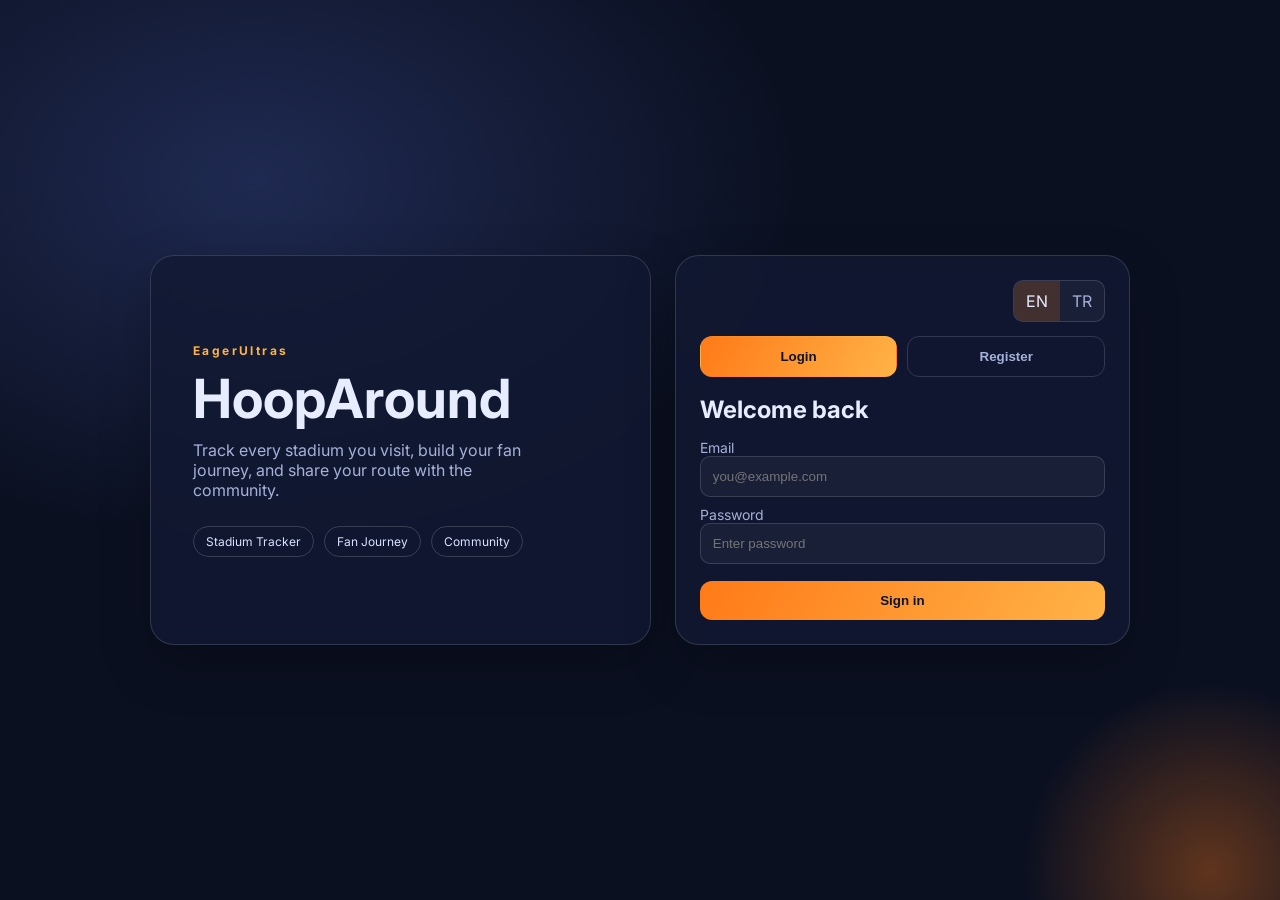
<file: src/main/resources/static/index.html>
<!DOCTYPE html>
<html lang="en">
<head>
    <meta charset="UTF-8" />
    <meta name="viewport" content="width=device-width, initial-scale=1.0" />
    <title>HoopAround | Groundhoopers</title>
    <link rel="preconnect" href="https://fonts.googleapis.com" />
    <link rel="preconnect" href="https://fonts.gstatic.com" crossorigin />
    <link href="https://fonts.googleapis.com/css2?family=Inter:wght@400;500;700;800&display=swap" rel="stylesheet" />
    <link rel="stylesheet" href="css/auth.css" />
</head>
<body data-page="auth">
<div class="bg-glow"></div>
<main class="auth-shell">
    <section class="brand-panel">
        <p class="tag">EagerUltras</p>
        <h1>HoopAround</h1>
        <p class="subtitle" data-i18n="auth_subtitle">Track every stadium you visit, build your fan journey, and share your route with the community.</p>
        <div class="badge-row">
            <span class="badge" data-i18n="auth_badge_1">Stadium Tracker</span>
            <span class="badge" data-i18n="auth_badge_2">Fan Journey</span>
            <span class="badge" data-i18n="auth_badge_3">Community</span>
        </div>
    </section>

    <section class="card-panel">
        <div class="auth-topbar">
            <div class="language-switch">
                <button type="button" data-language-button="en" data-i18n="action_en">EN</button>
                <button type="button" data-language-button="tr" data-i18n="action_tr">TR</button>
            </div>
        </div>
        <div class="tabs" role="tablist" aria-label="Auth tabs">
            <button id="loginTab" class="tab active" type="button" role="tab" aria-controls="loginForm" data-i18n="auth_login">Login</button>
            <button id="registerTab" class="tab" type="button" role="tab" aria-controls="registerForm" data-i18n="auth_register">Register</button>
        </div>

        <div id="alertBox" class="alert hidden" aria-live="polite"></div>

        <form id="loginForm" class="form active" autocomplete="on">
            <h2 data-i18n="auth_welcome_back">Welcome back</h2>
            <label>
                <span data-i18n="auth_email">Email</span>
                <input id="loginEmail" type="email" placeholder="you@example.com" required />
            </label>

            <label>
                <span data-i18n="auth_password">Password</span>
                <input id="loginPassword" type="password" data-i18n-placeholder="auth_password_placeholder" placeholder="Enter password" required />
            </label>

            <button id="loginBtn" class="primary" type="submit" data-i18n="auth_sign_in">Sign in</button>
        </form>

        <form id="registerForm" class="form" autocomplete="on">
            <h2 data-i18n="auth_create_account">Create account</h2>
            <label>
                <span data-i18n="auth_username">Username</span>
                <input id="registerUsername" type="text" placeholder="groundhopper01" required minlength="3" />
            </label>

            <label>
                <span data-i18n="auth_email">Email</span>
                <input id="registerEmail" type="email" placeholder="you@example.com" required />
            </label>

            <label>
                <span data-i18n="auth_password">Password</span>
                <input id="registerPassword" type="password" data-i18n-placeholder="auth_password_min_placeholder" placeholder="At least 6 chars" required minlength="6" />
            </label>

            <button id="registerBtn" class="primary" type="submit" data-i18n="auth_create_button">Create account</button>
        </form>
    </section>
</main>

<script src="js/i18n.js"></script>
<script src="js/auth.js"></script>
</body>
</html>
</file>
<file: src/main/resources/static/css/auth.css>
:root {
    --bg: #0b1021;
    --bg-soft: #121933;
    --card: rgba(18, 25, 51, 0.82);
    --line: rgba(255, 255, 255, 0.14);
    --text: #e8ecff;
    --muted: #a5b1d8;
    --accent: #ff7a18;
    --accent-2: #ffb347;
    --ok: #31d0aa;
    --err: #ff5f6d;
}

* {
    box-sizing: border-box;
}

body {
    margin: 0;
    font-family: Inter, Arial, sans-serif;
    color: var(--text);
    background: radial-gradient(1200px 800px at 20% 20%, #1f2a52 0%, var(--bg) 45%), var(--bg);
    min-height: 100vh;
    display: grid;
    place-items: center;
    overflow-x: hidden;
}

.bg-glow {
    position: fixed;
    inset: auto -120px -160px auto;
    width: 380px;
    height: 380px;
    background: radial-gradient(circle, rgba(255, 122, 24, 0.35) 0%, rgba(255, 122, 24, 0) 70%);
    pointer-events: none;
}

.auth-shell {
    width: min(980px, 92vw);
    display: grid;
    grid-template-columns: 1.1fr 1fr;
    gap: 24px;
    align-items: stretch;
}

.brand-panel,
.card-panel {
    border: 1px solid var(--line);
    border-radius: 24px;
    backdrop-filter: blur(10px);
    background: var(--card);
    box-shadow: 0 20px 50px rgba(0, 0, 0, 0.25);
}

.brand-panel {
    padding: 42px;
    display: grid;
    align-content: center;
    gap: 14px;
}

.tag {
    margin: 0;
    color: var(--accent-2);
    font-size: 12px;
    letter-spacing: 0.2em;
    font-weight: 700;
}

h1 {
    margin: 0;
    font-size: clamp(38px, 5vw, 54px);
    line-height: 1;
}

.subtitle {
    margin: 0;
    color: var(--muted);
    max-width: 36ch;
}

.badge-row {
    margin-top: 12px;
    display: flex;
    gap: 10px;
    flex-wrap: wrap;
}

.badge {
    border: 1px solid rgba(255, 255, 255, 0.17);
    border-radius: 999px;
    padding: 7px 12px;
    font-size: 12px;
    color: #d9e2ff;
}

.card-panel {
    padding: 24px;
}

.auth-topbar {
    display: flex;
    justify-content: flex-end;
    margin-bottom: 14px;
}

.language-switch {
    display: inline-flex;
    align-items: center;
    border: 1px solid var(--line);
    border-radius: 10px;
    overflow: hidden;
    background: rgba(255, 255, 255, 0.04);
}

.language-switch button {
    border: 0;
    background: transparent;
    color: var(--muted);
    padding: 10px 12px;
    cursor: pointer;
    font: inherit;
}

.language-switch button.active {
    color: var(--text);
    background: rgba(255, 122, 24, 0.18);
}

.tabs {
    display: grid;
    grid-template-columns: 1fr 1fr;
    gap: 10px;
    margin-bottom: 14px;
}

.tab {
    background: transparent;
    color: var(--muted);
    border: 1px solid var(--line);
    border-radius: 12px;
    padding: 12px;
    font-weight: 700;
    cursor: pointer;
    transition: 0.2s ease;
}

.tab.active {
    color: #0f1327;
    border-color: transparent;
    background: linear-gradient(120deg, var(--accent), var(--accent-2));
}

.alert {
    border: 1px solid;
    border-radius: 10px;
    padding: 10px 12px;
    margin-bottom: 12px;
    font-size: 14px;
}

.alert.ok {
    border-color: rgba(49, 208, 170, 0.6);
    background: rgba(49, 208, 170, 0.12);
}

.alert.err {
    border-color: rgba(255, 95, 109, 0.7);
    background: rgba(255, 95, 109, 0.12);
}

.hidden {
    display: none;
}

.form {
    display: none;
}

.form.active {
    display: grid;
    gap: 9px;
}

h2 {
    margin: 4px 0 6px;
}

label {
    font-size: 14px;
    color: var(--muted);
}

input {
    width: 100%;
    padding: 12px;
    border-radius: 10px;
    border: 1px solid var(--line);
    background: rgba(255, 255, 255, 0.04);
    color: var(--text);
    outline: none;
}

input:focus {
    border-color: rgba(255, 179, 71, 0.7);
    box-shadow: 0 0 0 3px rgba(255, 179, 71, 0.18);
}

.primary {
    margin-top: 8px;
    border: none;
    border-radius: 12px;
    padding: 12px 14px;
    font-weight: 800;
    color: #0f1327;
    background: linear-gradient(120deg, var(--accent), var(--accent-2));
    cursor: pointer;
}

.primary:disabled {
    opacity: 0.65;
    cursor: wait;
}

@media (max-width: 860px) {
    .auth-shell {
        grid-template-columns: 1fr;
    }

    .brand-panel {
        padding: 30px;
    }
}
</file>
